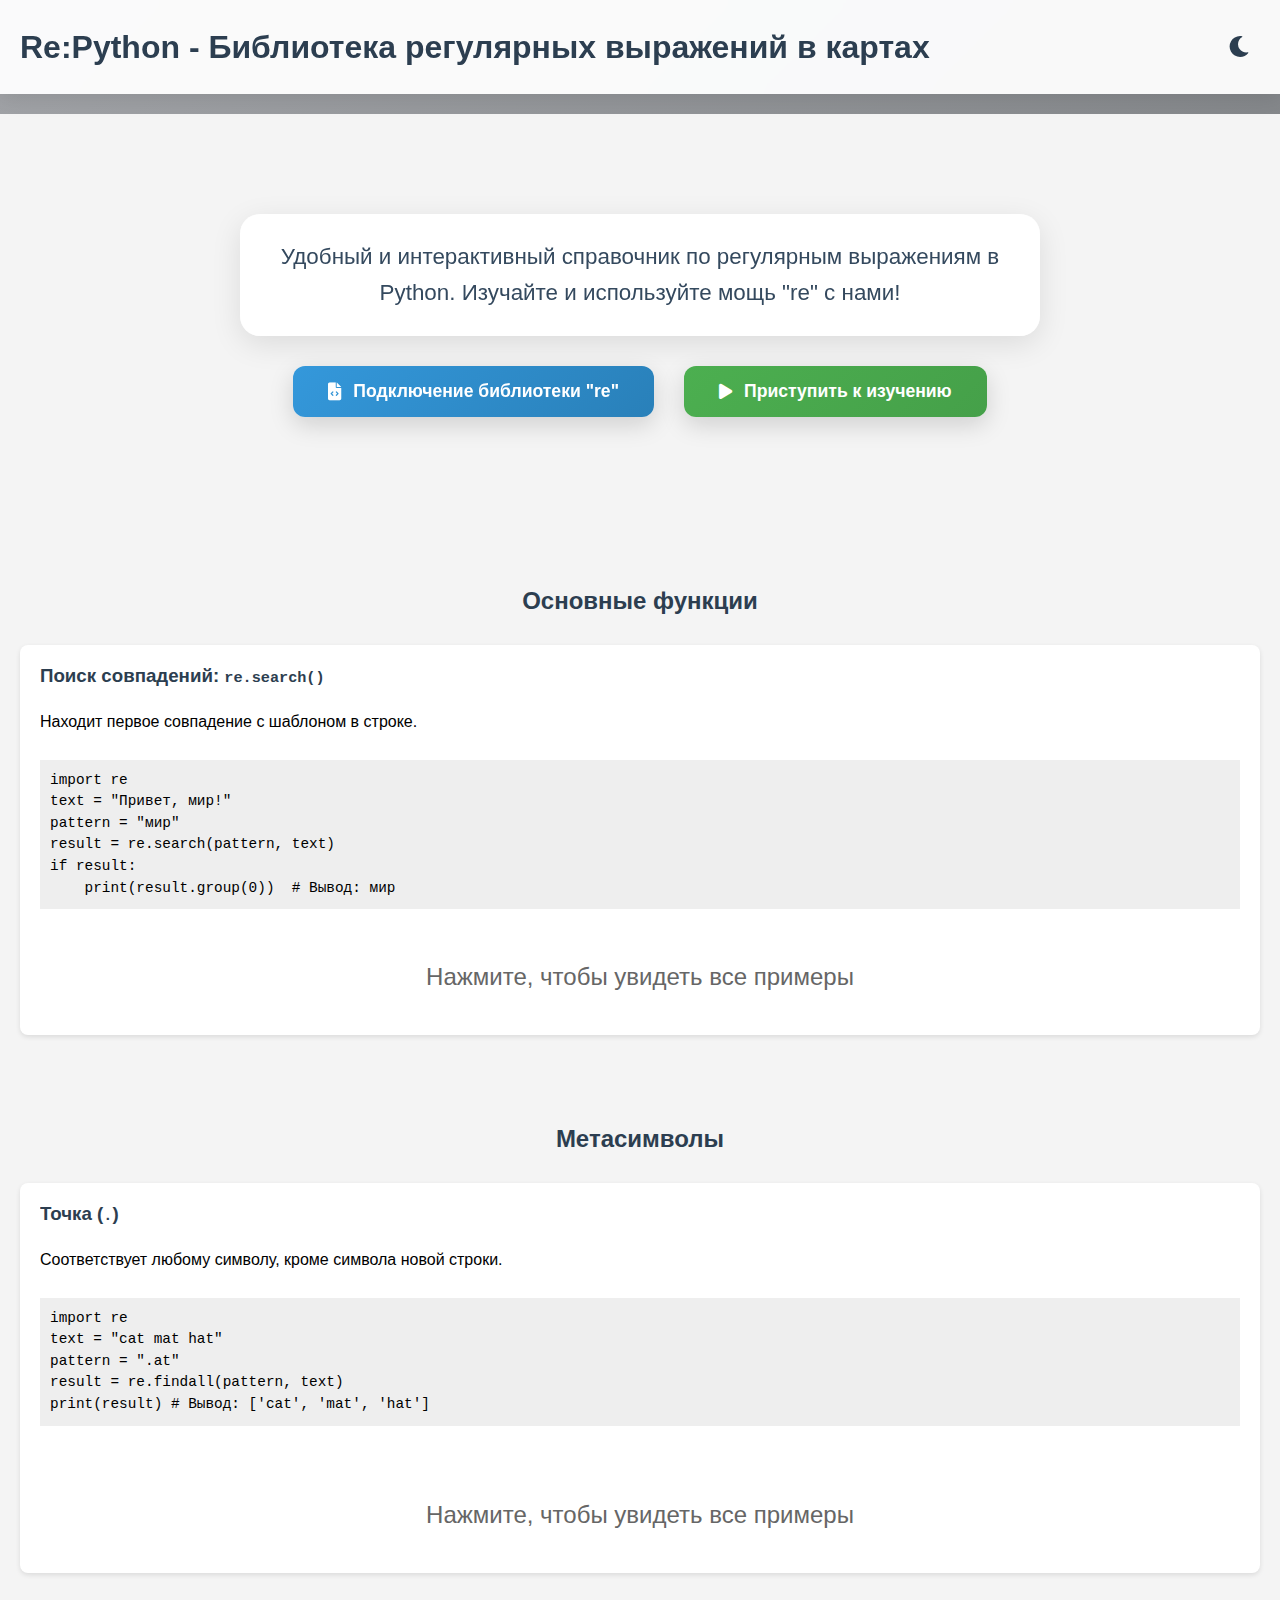
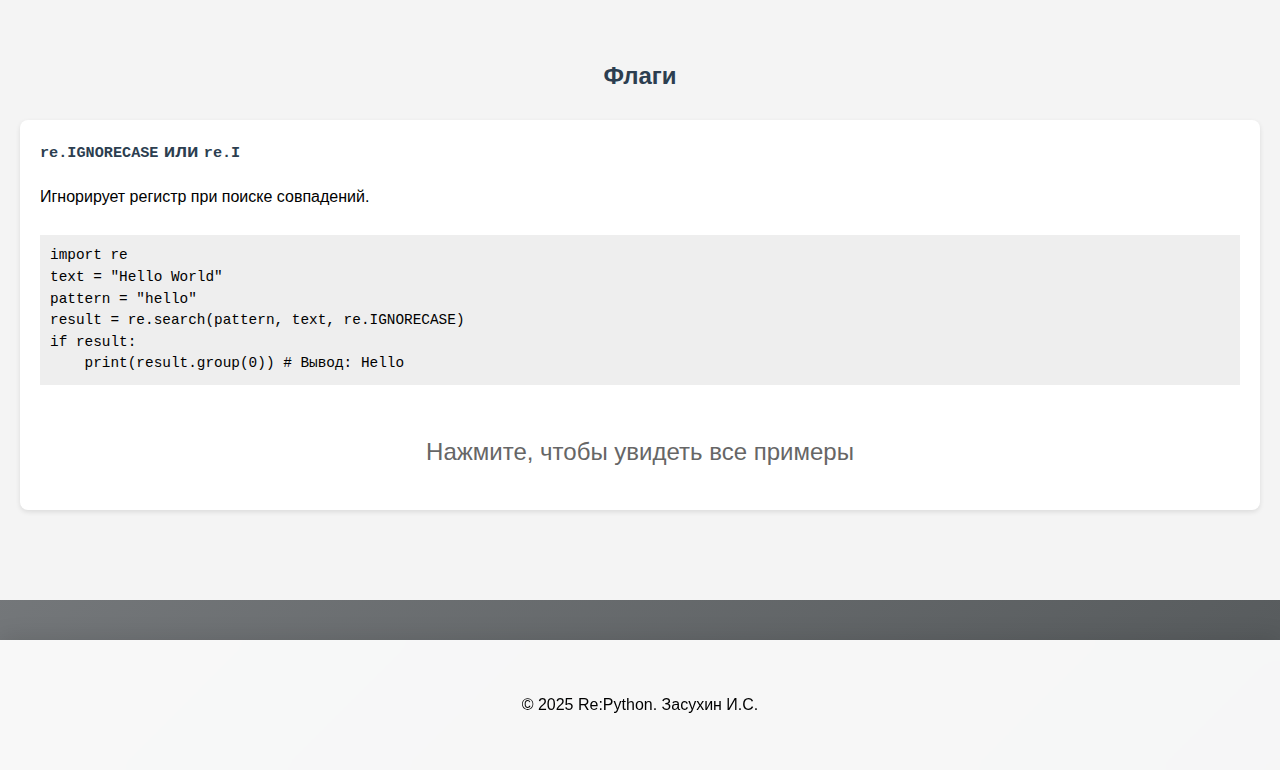
<file: index.html>
<!DOCTYPE html>
<html lang="ru">
<head>
    <meta charset="UTF-8">
    <meta name="viewport" content="width=device-width, initial-scale=1.0">
    <title>Re:Python - Библиотека регулярных выражений в картах</title>
    <link rel="stylesheet" href="style.css">
    <link rel="stylesheet" href="https://cdnjs.cloudflare.com/ajax/libs/font-awesome/6.0.0/css/all.min.css">

</head>
<body>
    <header>
        <div class="container">
            <h1>Re:Python - Библиотека регулярных выражений в картах</h1>
            <button id="theme-toggle">
                <i class="fas fa-moon"></i> 
            </button>
        </div>
    </header>

    <main class="fullscreen-main">
        <section class="intro">
            <div class="container">
                <p>Удобный и интерактивный справочник по регулярным выражениям в Python. Изучайте и используйте мощь "re" с нами!</p>
                <div class="start-section">
                    <a href="connecting.html" class="card connect-card">Подключение библиотеки "re"</a>
                    <button class="start-button" onclick="scrollToCards()">Приступить к изучению</button>
                </div>
            </div>
        </section>

        <section class="cards" id="cards-section">
            <div class="container">
                <div class="theme-select">
                    <div class="theme-section">
                        <a href="/theme.html?id=basic-functions">
                            <h2 class="theme-title">Основные функции</h2>
                          </a>
                        <div id="basic-functions-example" class="example-card-container">
                        </div>
                    </div>

                    <div class="theme-section">
                        <a href="/theme.html?id=metacharacters">
                            <h2 class="theme-title">Метасимволы</h2>
                         </a>
                        <div id="metacharacters-example" class="example-card-container">
                        </div>
                    </div>

                    <div class="theme-section">
                        <a href="/theme.html?id=flags">
                            <h2 class="theme-title">Флаги</h2>
                       </a>
                        <div id="flags-example" class="example-card-container">
                        </div>
                    </div>
                </div>
            </div>
        </section>
    </main>
       <footer>
       <div class="container">
        <p>&copy; 2025 Re:Python. Засухин И.С.</p>
       </div>
    </footer>
    <script src="script.js"></script>
    <script src="data/cards.js"></script>
</body>
</html>
</file>
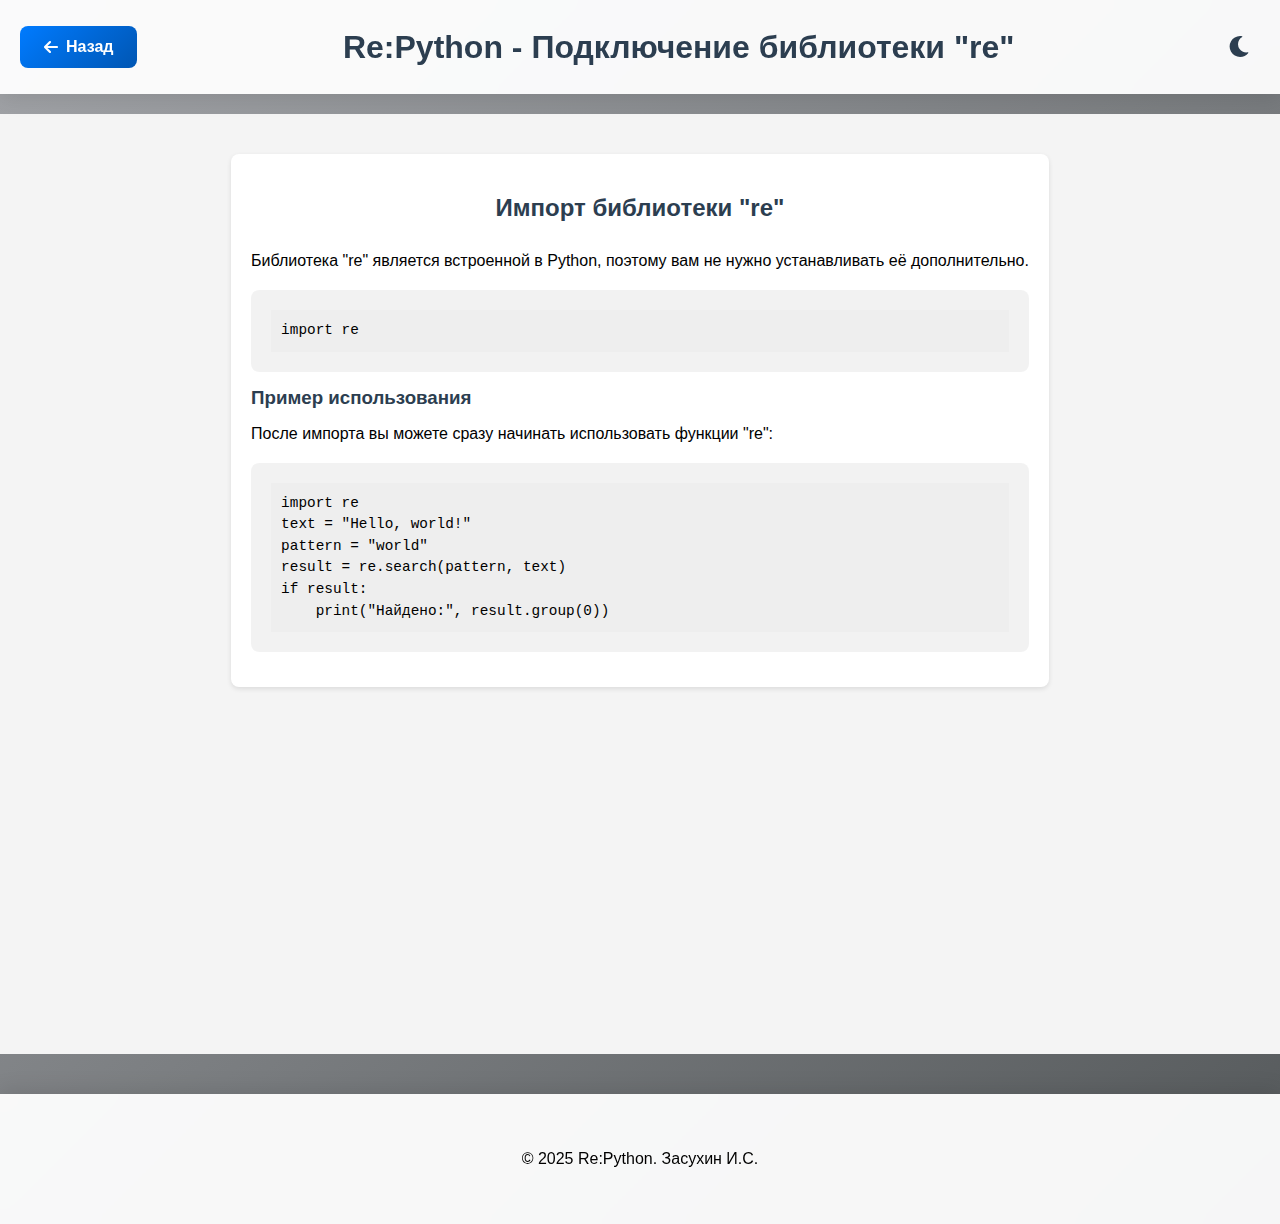
<file: connecting.html>
<!DOCTYPE html>
<html lang="ru">
<head>
    <meta charset="UTF-8">
    <meta name="viewport" content="width=device-width, initial-scale=1.0">
    <link rel="stylesheet" href="style.css">
    <link rel="stylesheet" href="https://cdnjs.cloudflare.com/ajax/libs/font-awesome/6.0.0/css/all.min.css">
    <title>Re:Python - Подключение библиотеки "re"</title>
</head>
<body>
    <header>
        <div class="container">
            <a href="index.html" class="back-button">
                <i class="fas fa-arrow-left"></i> Назад
            </a>
            <h1>Re:Python - Подключение библиотеки "re"</h1>
            <button id="theme-toggle">
                <i class="fas fa-moon"></i>
            </button>
        </div>
    </header>

    <main>
        <section class="connecting-page">
            <div class="container">
                <div class="info-card">
                    <h2>Импорт библиотеки "re"</h2>
                    <div class="card-content">
                        <p class="info-text">Библиотека "re" является встроенной в Python, поэтому вам не нужно устанавливать её дополнительно.</p>
                        <div class="code-block">
                            <pre><code>import re</code></pre>
                        </div>
                        <h3>Пример использования</h3>
                        <p class="info-text">После импорта вы можете сразу начинать использовать функции "re":</p>
                        <div class="code-block">
                            <pre><code>import re
text = "Hello, world!"
pattern = "world"
result = re.search(pattern, text)
if result:
    print("Найдено:", result.group(0))</code></pre>
                        </div>
                    </div>
                </div>
            </div>
        </section>
    </main>
    <footer>
        <div class="container">
            <p>&copy; 2025 Re:Python. Засухин И.С.</p>
        </div>
    </footer>
    <script src="script.js"></script>
</body>
</html>
</file>
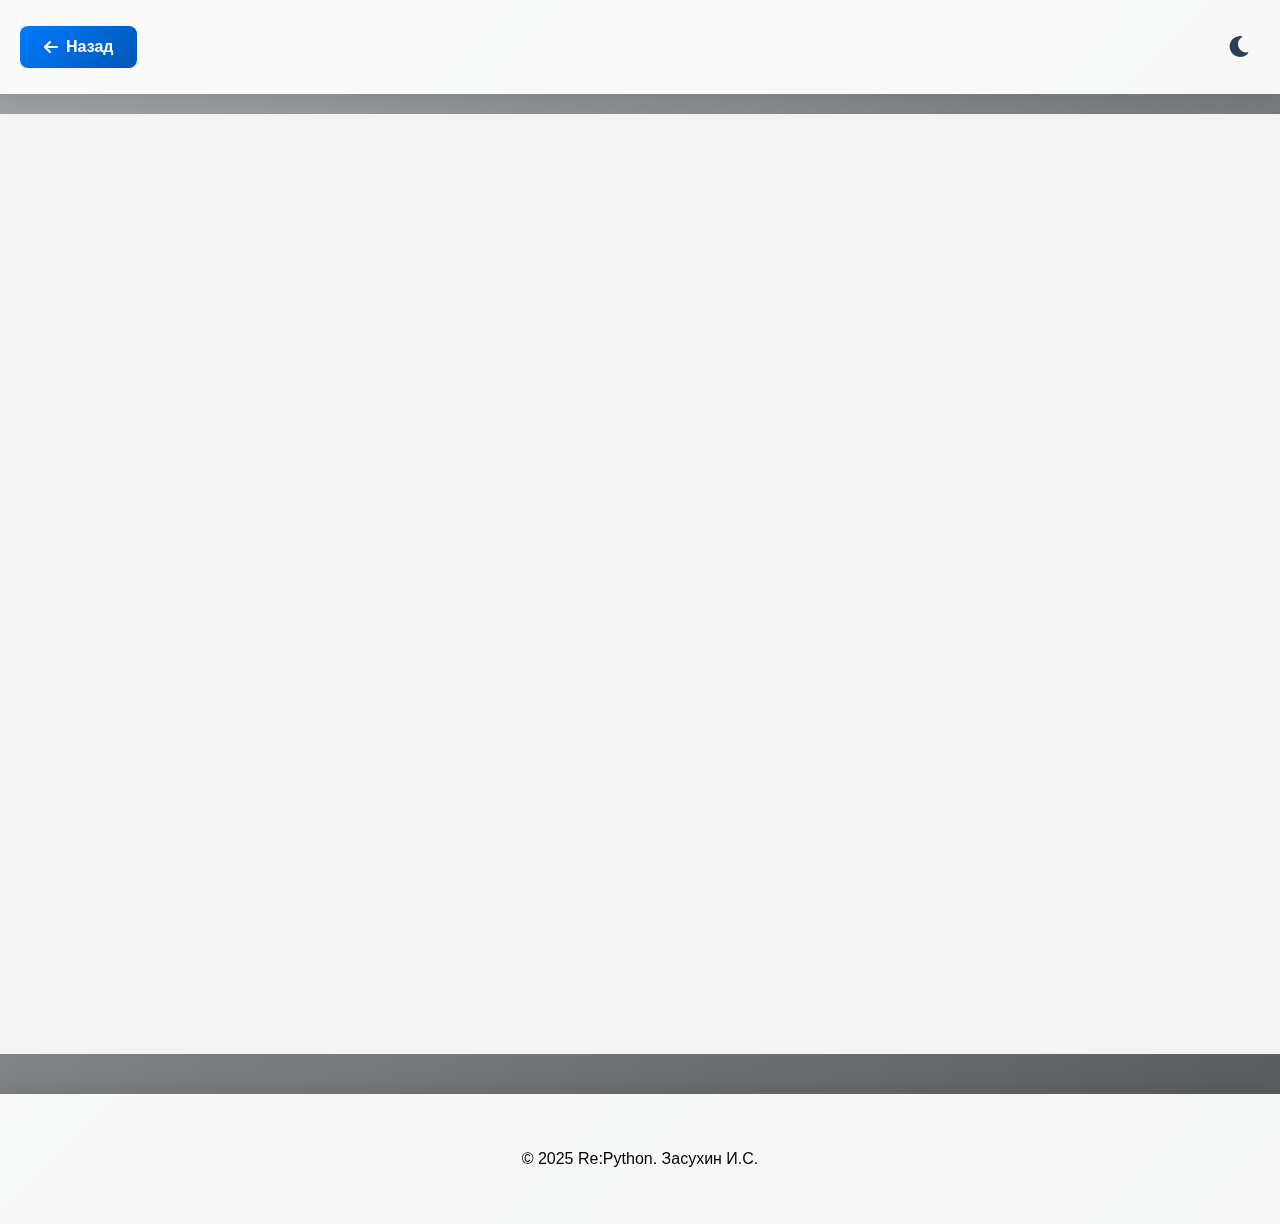
<file: theme.html>
<!DOCTYPE html>
<html lang="ru">
<head>
    <meta charset="UTF-8">
    <meta name="viewport" content="width=device-width, initial-scale=1.0">
    <title>Re:Python - Тема</title>
    <link rel="stylesheet" href="style.css">
     <link rel="stylesheet" href="https://cdnjs.cloudflare.com/ajax/libs/font-awesome/6.0.0/css/all.min.css">
</head>
<body>
    <header>
        <div class="container">
            <a href="index.html" class="back-button">
                <i class="fas fa-arrow-left"></i> Назад
            </a>
            <h1 id="theme-heading"></h1>
             <button id="theme-toggle">
                <i class="fas fa-moon"></i> 
            </button>
        </div>
    </header>
    <main>
        <section class="cards" id="cards-section">
              <div class="container">
                <div class="card-grid" id="card-container">
                 </div>
             </div>
          </section>
    </main>
      <footer>
       <div class="container">
        <p>&copy; 2025 Re:Python. Засухин И.С.</p>
       </div>
    </footer>
     <script src="script.js"></script>
     <script src="data/cards.js"></script>
</body>
</html>
</file>
<file: style.css>
body {
    font-family: 'Segoe UI', Roboto, sans-serif;
    margin: 0;
    padding: 0;
    background: linear-gradient(135deg, #a2a4a8 0%, #55595b 100%);
    transition: all 0.3s ease;
    max-width: 1800px;
    margin: 0 auto;
}

body.dark-theme {
    background: linear-gradient(135deg, #42586e 0%, #3d566e 100%);
    color: #ecf0f1;
}

.container {
    padding: 20px;
    margin: 0;
    max-width: none;
}

header {
    background-color: rgba(255, 255, 255, 0.95);
    box-shadow: 0 4px 20px rgba(0, 0, 0, 0.1);
    backdrop-filter: blur(10px);
    padding: 15px 0;
    margin-bottom: 20px;
}

header .container {
    display: flex;
    justify-content: space-between;
    align-items: center;
    padding: 10px 20px;
    gap: 20px;
}

header h1 {
    margin: 0;
}

body.dark-theme header {
    background-color: rgba(44, 62, 80, 0.95);
    border-bottom: none;
}

#theme-toggle {
    background: transparent;
    border: none;
    font-size: 1.5rem;
    cursor: pointer;
    color: #2c3e50;
    transition: all 0.3s ease;
    padding: 8px;
    border-radius: 50%;
}

body.dark-theme #theme-toggle {
    color: #ecf0f1;
}

#theme-toggle:hover {
    transform: rotate(15deg);
    background: rgba(0, 0, 0, 0.1);
}

.theme-section {
    flex: 1 1 300px;
    margin: 0 auto;
    flex-direction: column;
    align-items: center;
}

.theme-section .theme-title {
    text-align: center;
    margin-bottom: 20px;
}

main {
    padding: 20px 0;
    width: 100%;
    background-color: #f4f4f4;
    min-height: 100vh;
    display: flex;
    flex-direction: column;
}

.container {
    padding: 0 20px;
}

body.dark-theme main {
    background-color: #2d2d2d;
    color: #f4f4f4;
}

footer {
    background-color: rgba(255, 255, 255, 0.95);
    padding: 20px 0;
    text-align: center;
    box-shadow: 0 -4px 20px rgba(0, 0, 0, 0.1);
    backdrop-filter: blur(10px);
    margin-top: 40px;
}

body.dark-theme footer {
    background-color: rgba(44, 62, 80, 0.95);
    border-top: 1px solid var(--border-color);
    color: var(--text-color);
}

.intro {
    text-align: center;
    margin-bottom: 40px;
    padding: 60px 0;
}

.intro .container {
    display: flex;
    flex-direction: column;
    align-items: center;
    max-width: 800px;
    margin: 0 auto;
}

.intro p {
    font-size: 1.4rem;
    line-height: 1.6;
    color: #34495e;
    margin-bottom: 35px;
    padding: 25px;
    border-radius: 20px;
    background: rgba(255, 255, 255, 0.95);
    box-shadow: 0 8px 30px rgba(0, 0, 0, 0.1);
    backdrop-filter: blur(10px);
    max-width: 800px;
    margin: 0 auto;
}

body.dark-theme .intro p {
    color: #ecf0f1;
    background: rgba(52, 73, 94, 0.95);
}

.start-section {
    display: flex;
    gap: 30px;
    margin-top: 30px;
    justify-content: center;
    align-items: center;
}

.cards h2{
  text-align: center;
  margin-bottom: 30px;
}
.card-grid {
    display: grid;
    grid-template-columns: repeat(auto-fit, minmax(450px, 1fr));
    gap: 40px;
    padding: 0 20px;
}

.card {
    background-color: #fff;
    border-radius: 8px;
    padding: 20px;
    box-shadow: 0 2px 5px rgba(0,0,0,0.1);
    transition: transform 0.2s ease, box-shadow 0.2s ease;
    position: relative;
}

body.dark-theme .card{
  background-color: #444;
  color: #f4f4f4;
  box-shadow: 0 4px 8px rgba(255,255,255,0.1);
}

.card:hover {
    transform: scale(1.05);
    box-shadow: 0 4px 10px rgba(0,0,0,0.2);
}

.card h3 {
    margin-top: 0;
    margin-bottom: 10px;
}

.start-button,
.connect-card {
    padding: 15px 35px;
    border-radius: 12px;
    font-size: 1.1rem;
    font-weight: 600;
    text-decoration: none;
    transition: all 0.3s ease;
    box-shadow: 0 8px 25px rgba(0, 0, 0, 0.15);
    display: flex;
    align-items: center;
    gap: 12px;
}

.start-button {
    background: linear-gradient(135deg, #4CAF50 0%, #45a049 100%);
    color: white;
    border: none;
    cursor: pointer;
}

.start-button:hover {
    transform: translateY(-3px);
    box-shadow: 0 12px 30px rgba(0, 0, 0, 0.2);
}

.connect-card {
    background: linear-gradient(135deg, #3498db 0%, #2980b9 100%);
    color: white;
}

.connect-card:hover {
    transform: translateY(-3px);
    box-shadow: 0 12px 30px rgba(0, 0, 0, 0.2);
}

.start-button::before {
    content: '\f04b';
    font-family: 'Font Awesome 5 Free';
    font-weight: 900;
}

.connect-card::before {
    content: '\f1c9';
    font-family: 'Font Awesome 5 Free';
    font-weight: 900;
}

body.dark-theme .start-button,
body.dark-theme .connect-card {
    box-shadow: 0 8px 25px rgba(255, 255, 255, 0.15);
}

body.dark-theme .start-button:hover,
body.dark-theme .connect-card:hover {
    box-shadow: 0 12px 30px rgba(0, 0, 0, 0.2);
}

.connecting-page .container {
    display: flex;
    flex-direction: column;
    align-items: center;
}

.connecting-page h1 {
    text-align: center;
    margin-bottom: 30px;
    width: 100%;
    display: flex;
    justify-content: center;
    align-items: center;
    gap: 5px;
}

.connecting-page h1 code {
    font-family: monospace;
}

.connecting-page p {
    margin-bottom: 20px;
}

.theme-select {
    display: flex;
    flex-wrap: wrap;
    justify-content: center;
    gap: 20px;
    margin-bottom: 30px;
}

.theme-select .theme-title{
  border-radius: 5px;
  text-decoration: none;
   padding: 10px 20px;
   transition: background-color 0.3s;
    cursor: pointer;
}
.theme-select a{
  text-decoration: none;
  color: #333;
}
body.dark-theme .theme-select a{
   color: #fff;
}
.theme-select .theme-title:hover{
 background-color: #eee;
}
body.dark-theme .theme-select .theme-title:hover{
background-color: #555;
}

.theme-select a:hover{
  color: #333;
}
body.dark-theme .theme-select a:hover{
   color: #fff;
}

.example-card-container {
    width: 90%;
    margin: 20px auto;
    position: relative;
}

.example-card {
    background-color: #fff;
    border-radius: 8px;
    padding: 20px;
    box-shadow: 0 2px 5px rgba(0,0,0,0.1);
    transition: transform 0.2s ease, box-shadow 0.2s ease;
    position: relative;
    width: auto;
    height: 350px;
    display: flex;
    flex-direction: column;
    cursor: pointer;
    animation: fadeIn 0.5s ease-out;
}

.example-card .card-content {
    flex: 1;
    display: flex;
    flex-direction: column;
    overflow: hidden; 
}

.example-card:hover {
    transform: scale(1.05);
    box-shadow: 0 4px 10px rgba(0,0,0,0.2);
}

.example-card h3 {
    margin-top: 0;
    margin-bottom: 10px;
}


body.dark-theme .example-card {
    background-color: #444;
    color: #f4f4f4;
    box-shadow: 0 4px 8px rgba(255,255,255,0.1);
}

.info-card {
    background-color: #fff;
    border-radius: 8px;
    padding: 20px;
    box-shadow: 0 2px 5px rgba(0,0,0,0.1);
    transition: transform 0.2s ease, box-shadow 0.2s ease;
    position: relative;
}

.info-card:hover {
    transform: scale(1.05);
    box-shadow: 0 4px 10px rgba(0,0,0,0.2);
}

.info-card h2 {
    text-align: center;
    margin-bottom: 30px;
}

.info-card h3 {
    margin-top: 0;
    margin-bottom: 10px;
}


.code-block {
    background: rgba(0, 0, 0, 0.05);
    border-radius: 8px;
    padding: 20px;
    margin: 15px 0;
    overflow-x: auto;
}

.code-block pre {
    margin: 0;
}

body.dark-theme .info-card {
    background: rgba(255, 255, 255, 0.05);
}

body.dark-theme .code-block {
    background: rgba(255, 255, 255, 0.05);
}

.back-button {
    display: inline-flex;
    align-items: center;
    gap: 8px;
    background: linear-gradient(135deg, #007bff 0%, #0056b3 100%);
    color: white;
    border: none;
    padding: 12px 24px;
    border-radius: 8px;
    cursor: pointer;
    font-weight: 600;
    text-decoration: none;
    transition: all 0.3s ease;
}

.back-button:hover {
    background: linear-gradient(135deg, #0056b3 0%, #004085 100%);
    transform: translateY(-2px);
    box-shadow: 0 4px 15px rgba(0, 123, 255, 0.3);
}

pre code {
    font-family: 'Fira Code', monospace;
    line-height: 1.5;
    background: #f8f9fa;
    background-color: #eee;
    display: block;
    font-size: 0.9em;
    padding: 10px;
    overflow-x: auto;
}

body.dark-theme pre code {
    background: #2c3e50;
    color: #ecf0f1;
}

h1, h2, h3 {
    color: #2c3e50;
    font-weight: 600;
}

body.dark-theme h1,
body.dark-theme h2,
body.dark-theme h3 {
    color: #ecf0f1;
}


@keyframes fadeIn {
    from {
        opacity: 0;
        transform: translateY(20px);
    }
    to {
        opacity: 1;
        transform: translateY(0);
    }
}

@media (max-width: 1400px) {
    .container {
        padding: 20px;
    }
    
    .theme-select {
        flex-direction: column;
        align-items: center;
        gap: 40px;
    }

    .card-example  {
        margin: 0;
        border-radius: 4px; 
    }

    
    .theme-section {
        width: 100%;
        max-width: 50%;
    }
    

    .example-card-container {
        width: auto; 
        max-width: none;
    }

    .example-card {
        margin: 10px 0;
    }

    .theme-section{
        max-width: none;
    }
    .card-grid{
        grid-template-columns: repeat(auto-fit, minmax(100%, 1fr));
    }
}
@media (max-width: 400px){
    .start-section{
        flex-direction: column;
        align-items: center;
        gap: 20px;
    }

    .container {
        padding: 0;
        flex-wrap: wrap;
    }

    .fullscreen-main{
        padding: 0;
    }

    .intro {
        padding: 5px 0;
    }

    .card-grid {
        padding: 10px;
    }

    .card-grid{
        grid-template-columns: repeat(auto-fit, minmax(100%, 1fr));
    }

}
</file>
